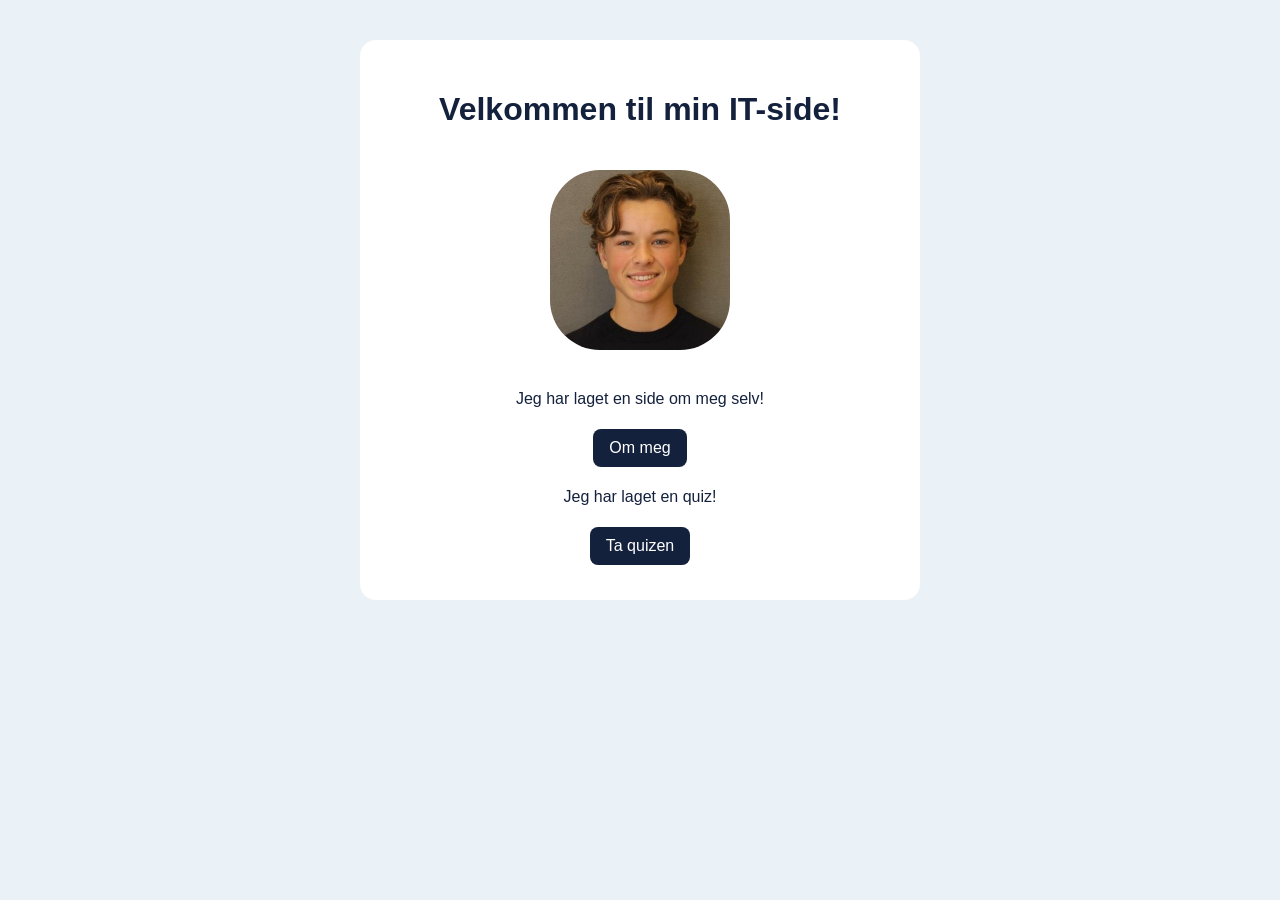
<file: index.html>
<!DOCTYPE html>
<html lang="no">
<head>
    <meta charset="UTF-8">
    <meta name="viewport" content="width=device-width, initial-scale=1.0">
    <title>Min Portfolio</title>
    <style>
        body {
            margin: 0;
            padding: 40px 20px;
            background: #eaf2f8;
            color: #14213d;
            font-family: Arial, sans-serif;
            text-align: center;
        }

        .box{
            max-width: 500px;
            margin: auto;
            padding: 30px;
            background: white;
            border-radius: 16px;
        }

        img {
            width: 180px;
            height: 180px;
            margin: 20px;
            border-radius: 50px;
            object-fit: cover;
        }

        a {
            display: inline-block;
            margin: 5px;
            padding: 10px 16px;
            background: #14213d;
            border-radius: 8px;
            color: white;
            text-decoration: none;
        }
    </style>
</head>
<body>
    <div class="box">
        <h1>Velkommen til min IT-side!</h1>
        <img src="Om meg/Bilder/Portrettbilde Edvard.jpg" alt="Portrett av meg">
        <p>Jeg har laget en side om meg selv!</p>
        <a target="_blank" href="./Om meg/Hjem.html">Om meg</a>
        <p>Jeg har laget en quiz!</p>
        <a target="_blank" href="js quiz.html">Ta quizen</a>
    </div>
</body>
</html>
</file>
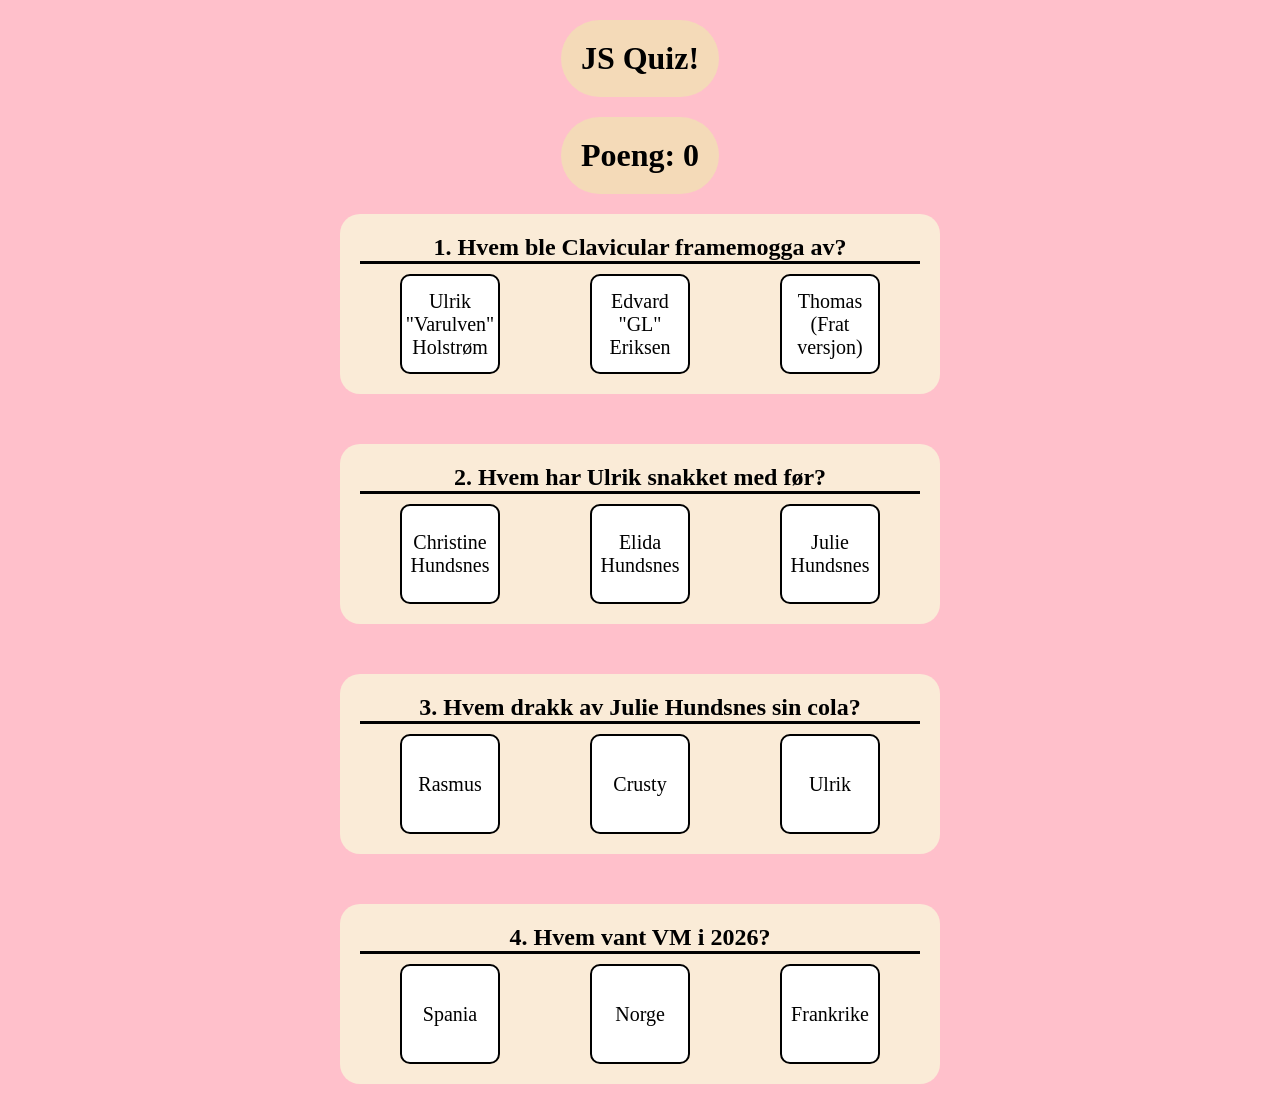
<file: js quiz.html>
<!doctype html>
<html lang="en">

<head>
  <meta charset="UTF-8" />
  <meta name="viewport" content="width=device-width, initial-scale=1.0" />
  <title>JS Quiz</title>
  <style>
    * {
      margin: 0;
      padding: 0;
      box-sizing: border-box;
    }

    body {
      background-color: pink;
      padding: 20px;
      display: flex;
      flex-direction: column;
      align-items: center;
    }

    .grid {
      display: grid;
      grid-template-columns: 1fr;
      align-items: center;
      gap: 50px;
      width: 100%;
      max-width: 600px;
    }

    article {
      padding: 20px;
      width: 100%;
      border-radius: 20px;
      background-color: antiquewhite;
      display: flex;
      justify-content: center;
      align-items: center;
      flex-direction: column;
    }

    h1 {
      padding: 20px;
      background-color: rgb(244, 218, 184);
      border-radius: 50px;
      width: fit-content;
      margin-bottom: 20px;
      text-align: center;
    }

    .boxes {
      display: flex;
      width: 100%;
      align-items: center;
      justify-content: space-evenly;
      gap: 50px;
      border-top: 3px solid black;
      padding-top: 10px;
    }

    .box {
      width: 100px;
      height: 100px;
      border: 2px solid black;
      border-radius: 10px;
      background-color: white;
      display: flex;
      align-items: center;
      justify-content: center;
      font-size: 20px;
      text-align: center;
    }
  </style>
</head>

<body>
  <h1>JS Quiz!</h1>
  <h1>Poeng: <span id="poeng">0</span></h1>

  <div class="grid">
    <article>
      <h2>1. Hvem ble Clavicular framemogga av?</h2>
      <div class="boxes">
        <div class="box" onclick="sjekkSvar(false, this)">Ulrik "Varulven" Holstrøm</div>
        <div class="box" onclick="sjekkSvar(true, this)">Edvard "GL" Eriksen</div>
        <div class="box" onclick="sjekkSvar(false, this)">Thomas (Frat versjon)</div>
      </div>
    </article>

    <article>
      <h2>2. Hvem har Ulrik snakket med før?</h2>
      <div class="boxes">
        <div class="box" onclick="sjekkSvar(false, this)">Christine Hundsnes</div>
        <div class="box" onclick="sjekkSvar(false, this)">Elida Hundsnes</div>
        <div class="box" onclick="sjekkSvar(true, this)">Julie Hundsnes</div>
      </div>
    </article>
    <article>
      <h2>3. Hvem drakk av Julie Hundsnes sin cola?</h2>
      <div class="boxes">
        <div class="box" onclick="sjekkSvar(true, this)">Rasmus</div>
        <div class="box" onclick="sjekkSvar(false, this)">Crusty</div>
        <div class="box" onclick="sjekkSvar(false, this)">Ulrik</div>
      </div>
    </article>

    <article>
      <h2>4. Hvem vant VM i 2026?</h2>
      <div class="boxes">
        <div class="box" onclick="sjekkSvar(false, this)">Spania</div>
        <div class="box" onclick="sjekkSvar(true, this)">Norge</div>
        <div class="box" onclick="sjekkSvar(false, this)">Frankrike</div>
      </div>
    </article>
  </div>
  <script>
    poeng = 0
    poengElement = document.getElementById("poeng")


    function sjekkSvar(erSvarKorrekt, boks) {
      console.log("Sjekker svar...")
      console.log(boks)
      if (erSvarKorrekt) {
        boks.style.backgroundColor = "green"
        poeng += 1
        console.log(poeng)
      } else {
        boks.style.backgroundColor = "red"
        poeng -= 1
        console.log(poeng)
      }
      poengElement.textContent = poeng

      

      bokser = boks.parentElement.children
      for (svar of bokser){
        svar.onclick = ""
      }
      

      /*setTimeout(() => {
        boks.style.backgroundColor = "white"
      }, 500) */
   
      }
  </script>
</body>

</html>
</file>
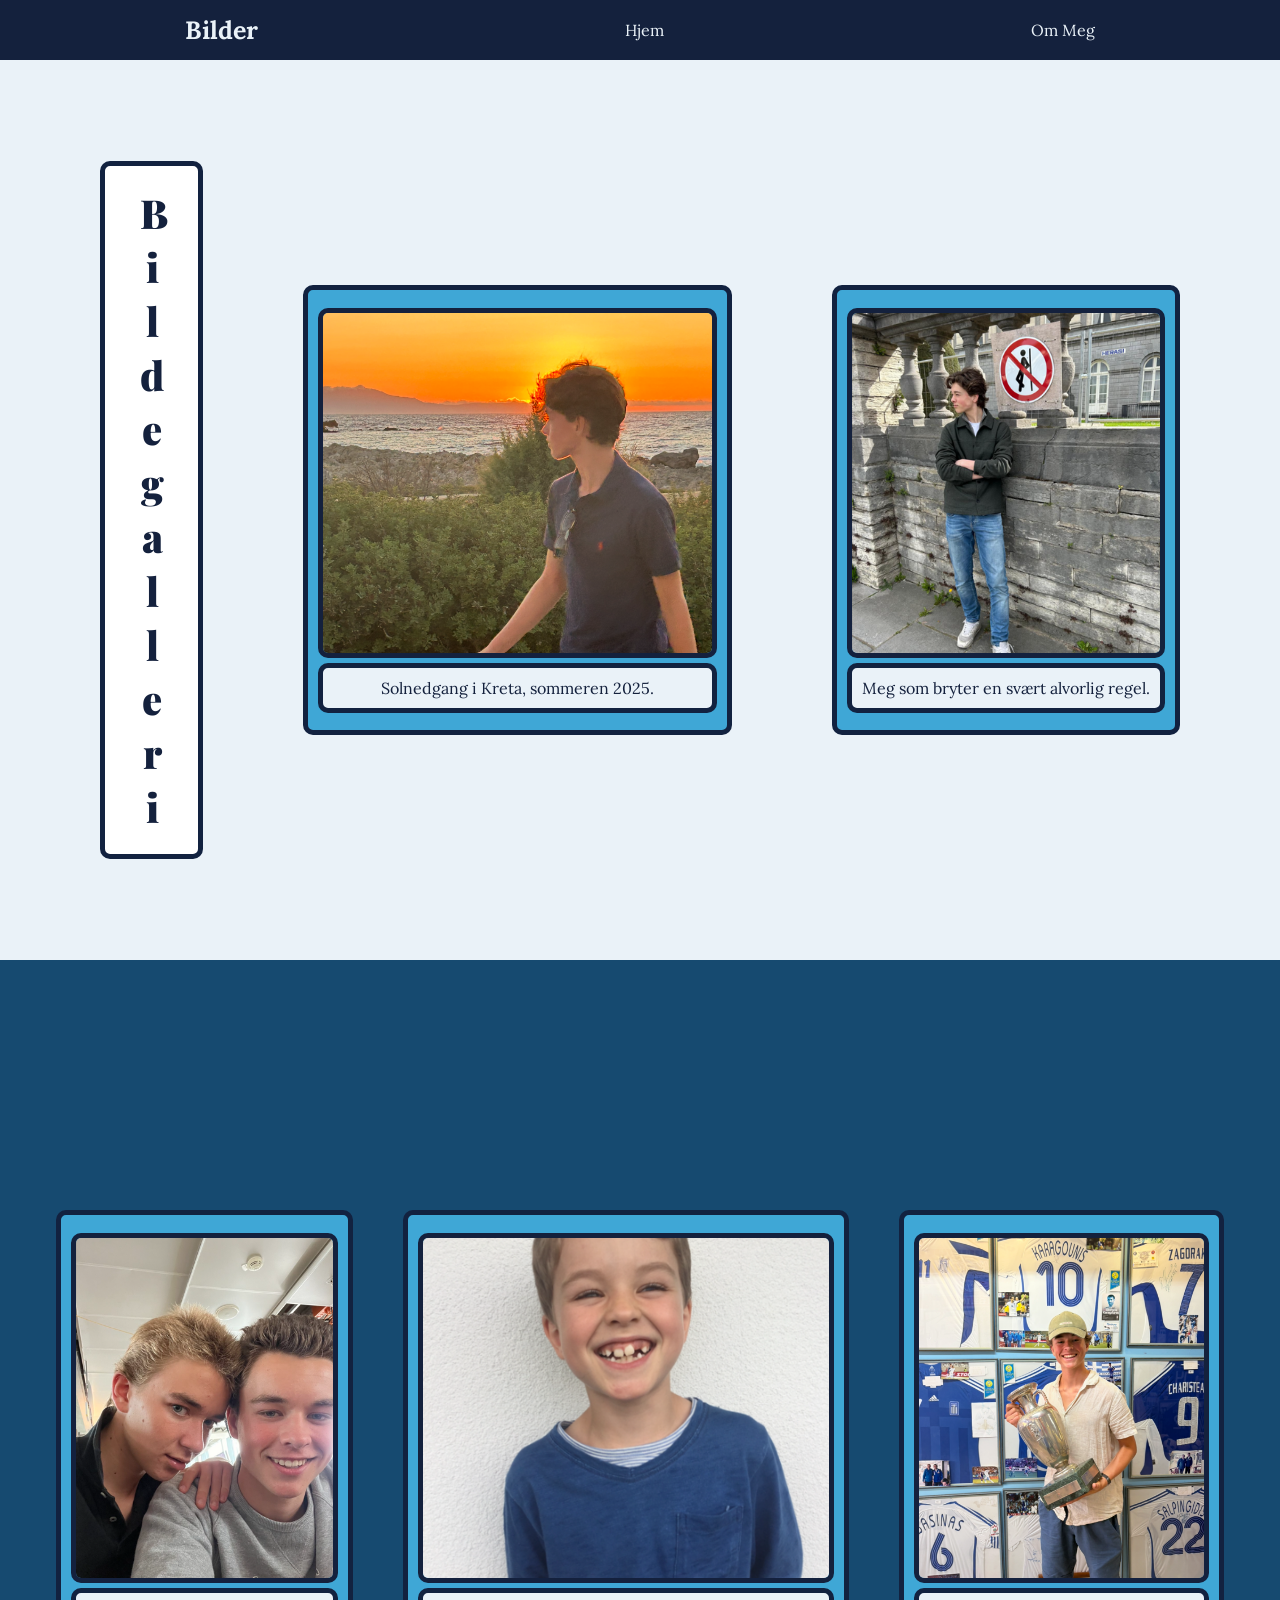
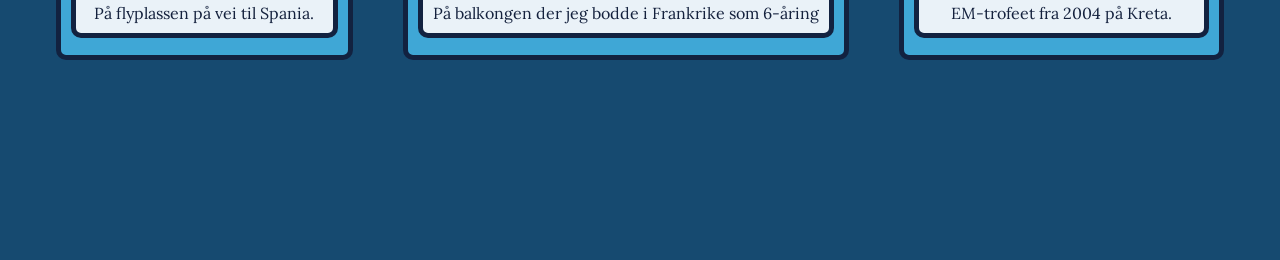
<file: Om meg/Bilder.html>
<html>

<head>
    <title>Nettside Om Meg</title>
    <link rel="stylesheet" href="Style.css">
</head>


<body>
    <div class="Header">
        <a href="Bilder.html" class="active">Bilder</a>
        <a href="Hjem.html">Hjem</a>
        <a href="OmMeg.html">Om Meg</a>
    </div>

    <section class="galleri">
        <div class="tittel">
            <h1>Bildegalleri</h1>
        </div>
        <div class="kort">
            <img src="Bilder/Kreta1.png" alt="Solnedgang i Kreta">
            <p>Solnedgang i Kreta, sommeren 2025.</p>
        </div>
        <div class="kort">
            <img src="Bilder/Belgia.png" alt="Pose i Belgia">
            <p>Meg som bryter en svært alvorlig regel.</p>
        </div>
    </section>

    <section class="galleri2">
        <div class="kort">
            <img src="Bilder/Flyplassen.png" alt="Rafa og meg på flyplassen">
            <p>På flyplassen på vei til Spania.</p>
        </div>
        <div class="kort">
            <img src="Bilder/Barnebilde.png" alt="Meg som 6-åring i Frankrike">
            <p>På balkongen der jeg bodde i Frankrike som 6-åring</p>
        </div>
        <div class="kort">
            <img src="Bilder/Kreta2.png" alt="Fotballmuseum i Hellas">
            <p>EM-trofeet fra 2004 på Kreta.</p>
        </div>
    </section>

</body>

</html>
</file>
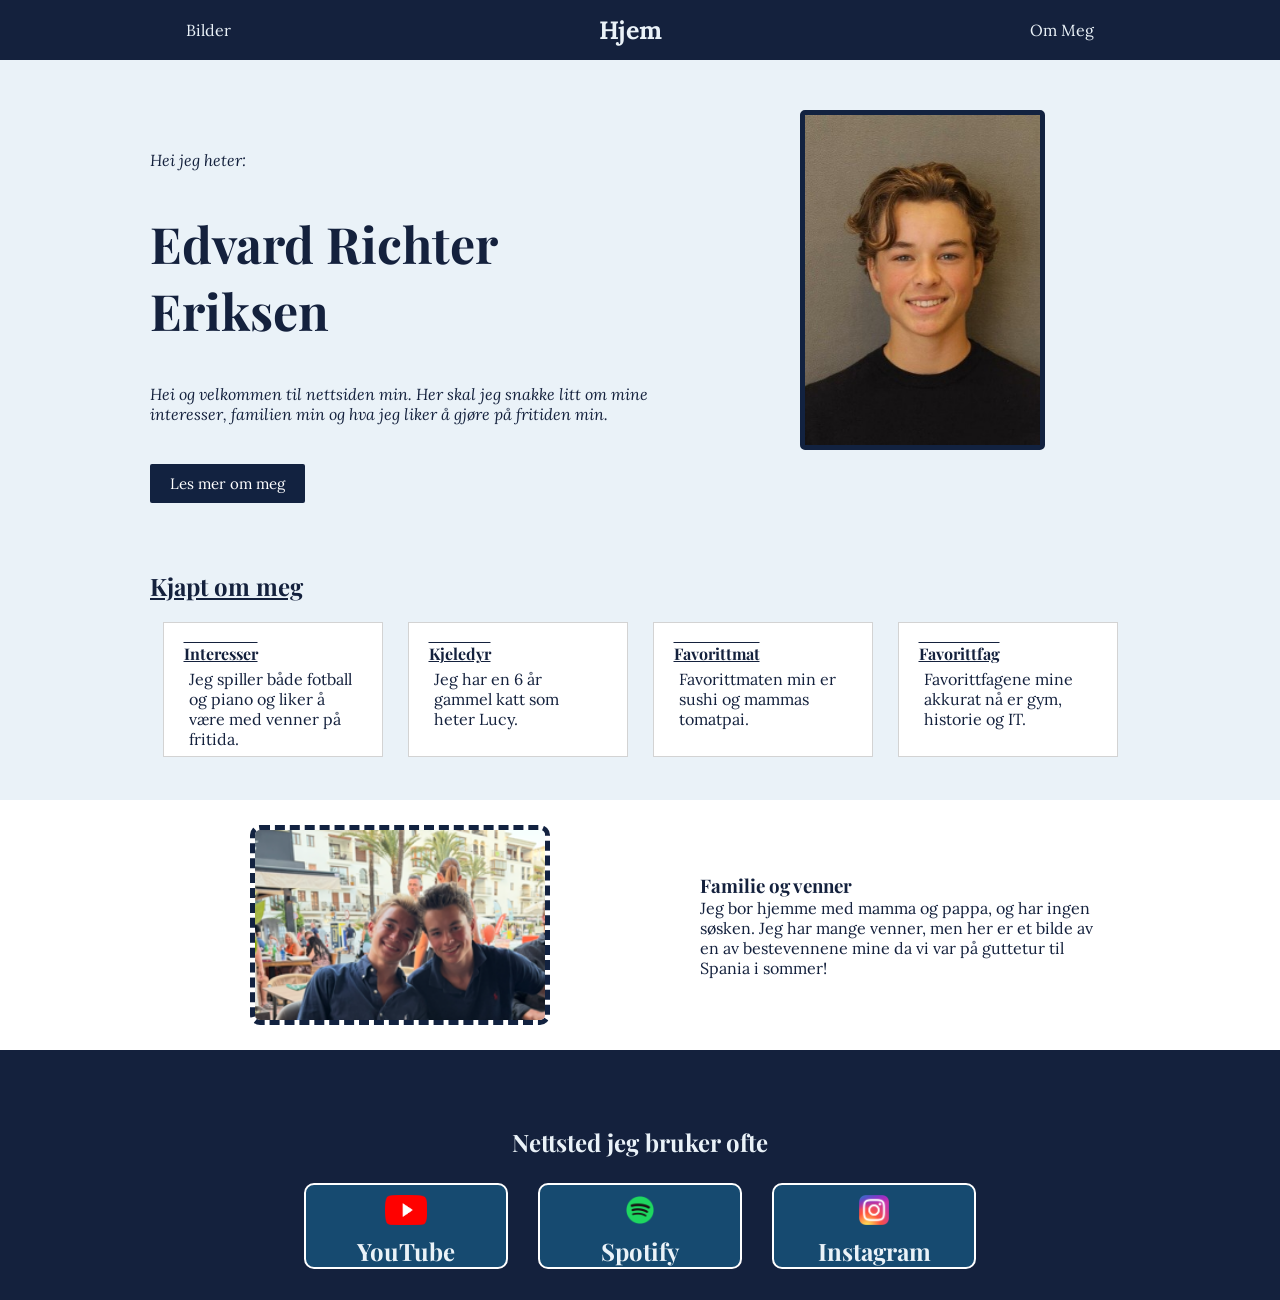
<file: Om meg/Hjem.html>
<html>

<head>
    <title>Nettside Om Meg</title>

    <link rel="stylesheet" href="Style.css">
</head>



<body>
    <div class="header">
        <a href="Bilder.html">Bilder</a>
        <a href="Hjem.html" class="active">Hjem</a>
        <a href="OmMeg.html">Om Meg</a>
    </div>

    <section class="hero">
        <div class="textbox">
            <p>Hei jeg heter:</p>
            <h1>Edvard Richter Eriksen</h1>
            <p>Hei og velkommen til nettsiden min. Her skal jeg snakke litt om mine interesser, familien min og hva jeg
                liker å gjøre på fritiden min.</p>
            <a href="OmMeg.html">Les mer om meg</a>
        </div>

        <div class="bilde1">
            <img src="Bilder/Portrettbilde Edvard.jpg" alt="Portrettbilde Edvard Eriksen">
        </div>
    </section>
    <section>
        <h2 class="faktatittel">Kjapt om meg</h2>
        <div class="fakta">
            <div class="litenboks">
                <h4>Interesser</h4>
                <p>Jeg spiller både fotball og piano og liker å være med venner på fritida.</p>
            </div>
            <div class="litenboks">
                <h4>Kjeledyr</h4>
                <p>Jeg har en 6 år gammel katt som heter Lucy.</p>
            </div>
            <div class="litenboks">
                <h4>Favorittmat</h4>
                <p>Favorittmaten min er sushi og mammas tomatpai.</p>
            </div>
            <div class="litenboks">
                <h4>Favorittfag</h4>
                <p>Favorittfagene mine akkurat nå er gym, historie og IT.</p>
            </div>
        </div>
    </section>
    <section class="familie">
        <div class="imgfamilie">
            <img src="Bilder/Rafa.png" alt="Rafael og meg i Spania">
        </div>
        <div class="familieogvenner">
            <h3>Familie og venner</h3>
            <p>Jeg bor hjemme med mamma og pappa, og har ingen søsken. Jeg har mange venner, men her er et bilde av en av bestevennene mine da vi var på guttetur til Spania i sommer!</p>
        </div>
    </section>
    <section class="section2">
        <h1>Nettsted jeg bruker ofte</h1>
        <div class="lenker">
        <div class="bokslenker">
            <a href="https://www.youtube.com/" target="_blank">
                <img src="Bilder/YouTube logo.png" alt="Youtbue">
            </a>
            <h2>YouTube</h2>
        </div>
        <div class="bokslenker">
            <a href="https://open.spotify.com/" target="_blank">
                <img src="Bilder/Spotify Logo.png" alt="Spotify">
            </a>
            <h2>Spotify</h2>
        </div> 
        <div class="bokslenker">
            <a href="https://www.instagram.com/" target="_blank">
                <img src="Bilder/Instagram logo.webp" alt="Instagram">
            </a>
            <h2>Instagram</h2>
        </div> 
        </div>
        
    </section>

</body>

</html>
</file>
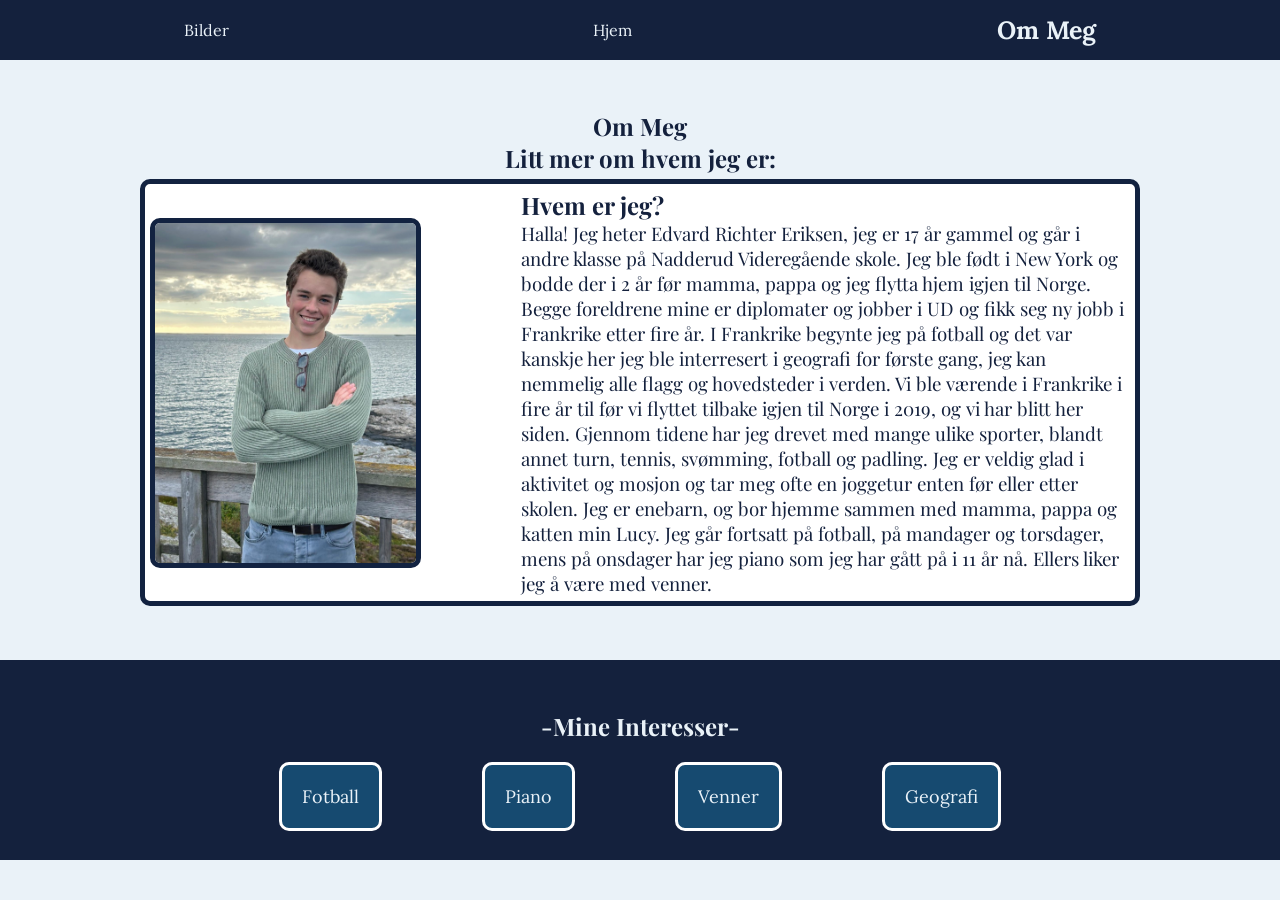
<file: Om meg/OmMeg.html>
<html>

<head>
    <title>Nettside Om Meg</title>
    <link rel="stylesheet" href="Style.css">
</head>


<body>
    <div class="Header">
        <a href="Bilder.html">Bilder</a>
        <a href="Hjem.html">Hjem</a>
        <a href="OmMeg.html" class="active">Om Meg</a>
    </div>


    <section class="ommeg">
        <div class="ommegtittel">
            <h1>Om Meg</h1>
            <h2>Litt mer om hvem jeg er:</h2>
        </div>
        <div class="bildeogtekst">
            <img src="Bilder/Havet.JPG" alt="Meg ved havet">
            <div class="ommegtekst">
                <h2>Hvem er jeg?</h2>
                <h3>Halla! Jeg heter Edvard Richter Eriksen, jeg er 17 år gammel og går i andre klasse på Nadderud
                    Videregående skole. Jeg ble født i New York og bodde der i 2 år før mamma, pappa og jeg flytta hjem
                    igjen til Norge. Begge foreldrene mine er diplomater og jobber i UD og fikk seg ny jobb i Frankrike
                    etter fire år. I Frankrike begynte jeg på fotball og det var kanskje her jeg ble interresert i
                    geografi for første gang, jeg kan nemmelig alle flagg og hovedsteder i verden. Vi ble værende i
                    Frankrike i fire år til før vi flyttet tilbake igjen til Norge i 2019, og vi har blitt her siden.
                    Gjennom tidene har jeg drevet med mange ulike sporter, blandt annet turn, tennis, svømming, fotball
                    og padling. Jeg er veldig glad i aktivitet og mosjon og tar meg ofte en joggetur enten før eller
                    etter skolen. Jeg er enebarn, og bor hjemme sammen med mamma, pappa og katten min Lucy. Jeg går
                    fortsatt på fotball, på mandager og torsdager, mens på onsdager har jeg piano som jeg har gått på i
                    11 år nå. Ellers liker jeg å være med venner.</h3>
            </div>
        </div>
    </section>
    <section class="interesser">
        <h2>-Mine Interesser-</h2>
        <div class="kuber">
            <div class="interesse">Fotball</div>
            <div class="interesse">Piano</div>
            <div class="interesse">Venner</div>
            <div class="interesse">Geografi</div>
        </div>
    </section>
</body>

</html>
</file>
<file: Om meg/Style.css>
@import url('https://fonts.googleapis.com/css2?family=Lora:ital,wght@0,400..700;1,400..700&display=swap');
@import url('https://fonts.googleapis.com/css2?family=Playfair+Display:ital,wght@0,400..900;1,400..900&display=swap');


* {
    margin: 0;
    padding: 0;
    box-sizing: border-box;
}

.header {
    display: flex;
    background-color: #14213D;
    border-color: #164A70;
    border: 2px solid;
    height: 60px;
}

.header a {
    display: block;
    margin: auto;
    padding: 10px;
    color: #EAF2F8;
    text-decoration: none;
    transition: transform 0.5s ease, box-shadow 0.5s ease;
}

.header a:hover {
    transform: scale(1.06) translateY(-10px);
    box-shadow: 0 18px 36px rgba(20, 33, 61, 1.0);
    position: relative;
    z-index: 2;
}

.header a.active {
    font-size: 25px;
    font-weight: bold;
}

body {
    background-color: #EAF2F8;
    color: #14213D;
    min-height: 100vh;
    font-family: 'Lora', serif;
}

h1,
h2,
h3,
h4 {
    font-family: 'Playfair Display', serif;
}

.hero {
    display: flex;
    align-items: stretch;
    padding: 50px 0;
    height: 440px;
}

.textbox {
    display: flex;
    flex-direction: column;
    padding: 0 150px;
    height: 270px;
    width: 800px;
}

.hero h1 {
    font-size: 50px;
}

.hero p {
    font-style: italic;
    margin: 40px 0px;
}

.hero a {
    background-color: #122240;
    padding: 10px 20px;
    text-decoration: none;
    color: white;
    font-size: 15px;
    border-radius: 2px;
    width: fit-content;
    transition: transform 0.5s ease, box-shadow 0.5s ease;
}

.hero a:hover {
    transform: scale(1.06) translateY(-10px);
    box-shadow: 0 18px 36px rgba(20, 33, 61, 1.0);
    position: relative;
    z-index: 2;
}

.bilde1 {

    border: #122240 solid 5px;
    border-radius: 5px;
}

.bilde1 img {
    height: 100%;
    width: auto;
    display: block;
    object-fit: cover;
}

section {
    padding-top: 50px;
    height: 300px;
}

.fakta {
    display: flex;
    flex-direction: row;
    gap: 25px;
    align-items: center;
    justify-content: center;
}

.faktatittel {
    margin: 20 150px;
    text-decoration: underline;
}

.litenboks {
    background-color: white;
    border: solid lightgray 1px;
    display: flex;
    flex-direction: column;
    width: 220px;
    height: 135px;
    padding: 20px;
    transition: transform 0.5s ease, box-shadow 0.5s ease;
}

.litenboks:hover {
    transform: scale(1.06) translateY(-10px);
    box-shadow: 0 18px 36px rgba(20, 33, 61, 1.0);
    position: relative;
    z-index: 2;
}

.litenboks p {
    padding: 5px;
}

.litenboks h4 {
    text-decoration: underline overline;
}

.familie {
    background-color: white;
    height: 250px;
    display: flex;
    align-items: center;
    justify-content: flex-end;
    gap: 150px;
    padding: 20 180px;
}

.familieogvenner {
    display: flex;
    flex-direction: column;
    width: 400px;
}

.imgfamilie {
    width: 300px;
    height: 200px;
}

.imgfamilie img {
    width: 100%;
    height: 100%;
    object-fit: cover;
    border: #122240 dashed 5px;
    border-radius: 10px;
}

.section2 {
    display: flex;
    flex-direction: column;
    background-color: #14213D;
    height: 250px;
    text-align: center;
    justify-content: center;
}

.lenker {
    display: flex;
    flex-direction: row;
    align-items: center;
    justify-content: center;
    gap: 30px;
    padding-bottom: 30px;
}

.bokslenker h2 {
    color: #EAF2F8;
    width: 200px;
    text-align: center;
}

.bokslenker {
    background-color: #164A70;
    border: solid 2px white;
    border-radius: 10px;
    transition: transform 0.5s ease, box-shadow 0.5s ease;
}

.bokslenker:hover {
    transform: scale(1.06) translateY(-10px);
    box-shadow: 0 18px 36px rgba(20, 33, 61, 1.0);
    position: relative;
    z-index: 2;
}

.bokslenker img {
    height: 50px;
    padding: 10px;
}

.section2 h1 {
    color: #EAF2F8;
    padding: 25px;
}

.galleri {
    display: flex;
    flex-wrap: wrap;
    align-items: center;
    justify-content: center;
    gap: 100px;
    height: 100vh;
    padding: 40px 80px;
}

.kort {
    display: flex;
    flex-direction: column;
    align-content: center;
    justify-content: center;
    height: 450px;
    background-color: #3FA7D6;
    border: #122240 solid 5px;
    border-radius: 10px;
    padding: 10px;
    gap: 5px;
    transition: transform 0.5s ease, box-shadow 0.5s ease;
}

.kort img {
    width: 100%;
    height: 350px;
    object-fit: cover;
    border: #14213D solid 5px;
    border-radius: 10px;
}

.kort p {
    padding: 10px;
    background-color: #EAF2F8;
    border: #122240 solid 5px;
    border-radius: 10px;
    padding: 10px;
    text-align: center;
}

.kort:hover {
    transform: scale(1.06) translateY(-10px);
    box-shadow: 0 18px 36px rgba(20, 33, 61, 1.0);
    position: relative;
    z-index: 2;
}

.galleri2 {
    display: flex;
    flex-direction: row;
    background-color: #164A70;
    align-items: center;
    justify-content: center;
    height: 100vh;
    gap: 50px;
}

.tittel h1 {
    writing-mode: vertical-rl;
    text-orientation: upright;
    letter-spacing: 1px;
    font-size: 40px;
    font-weight: 900;
    padding: 20px;
    background-color: white;
    border: #122240 solid 5px;
    border-radius: 10px;
}

.ommeg {
    height: 600px;
}

.ommegtittel {
    text-align: center;
    padding-bottom: 5px;
}

.bildeogtekst {
    display: flex;
    flex-direction: row;
    gap: 100px;
    border: #122240 solid 5px;
    border-radius: 10px;
    padding: 5px;
    width: 1000px;
    align-items: center;
    justify-content: center;
    margin: 0 auto;
    background-color: white;
}

.bildeogtekst img {
    width: 300px;
    height: 350px;
    object-fit: cover;
    border: #122240 solid 5px;
    border-radius: 10px;
}

.ommegtekst h3 {
    font-weight: normal;
}

.interesser {
    background-color: #14213D;
    height: 200px;
    color: #EAF2F8;
}

.interesser h2 {
    text-align: center;
}

.kuber {
    display: flex;
    flex-direction: row;
    align-items: center;
    justify-content: center;
    gap: 100px;
    padding: 20px;
}

.interesse {
    font-size: large;
    background-color: #164A70;
    border: white solid 3px;
    border-radius: 10px;
    padding: 20px;
    transition: transform 0.5s ease, box-shadow 0.5s ease;
}

.interesse:hover {
    transform: scale(1.06) translateY(-10px);
    box-shadow: 0 18px 36px rgba(20, 33, 61, 1.0);
    position: relative;
    z-index: 2;
}
</file>
